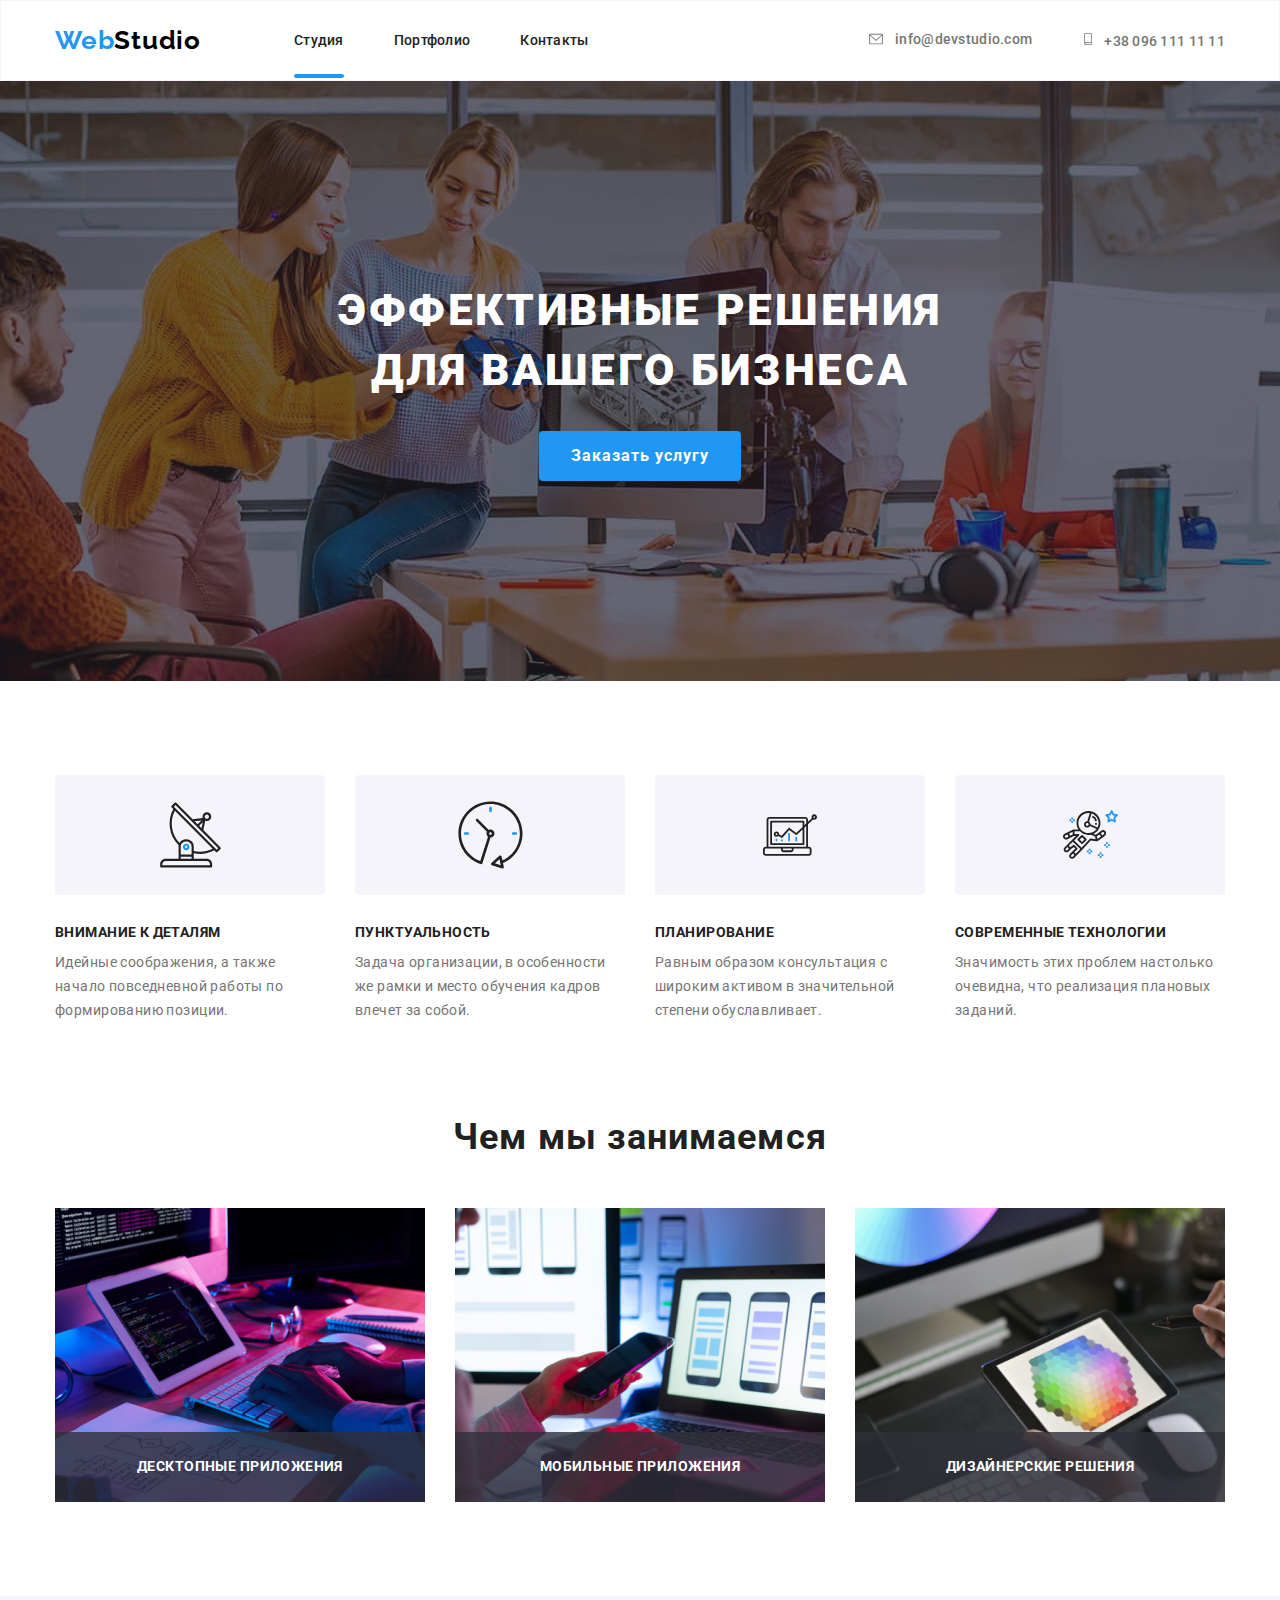
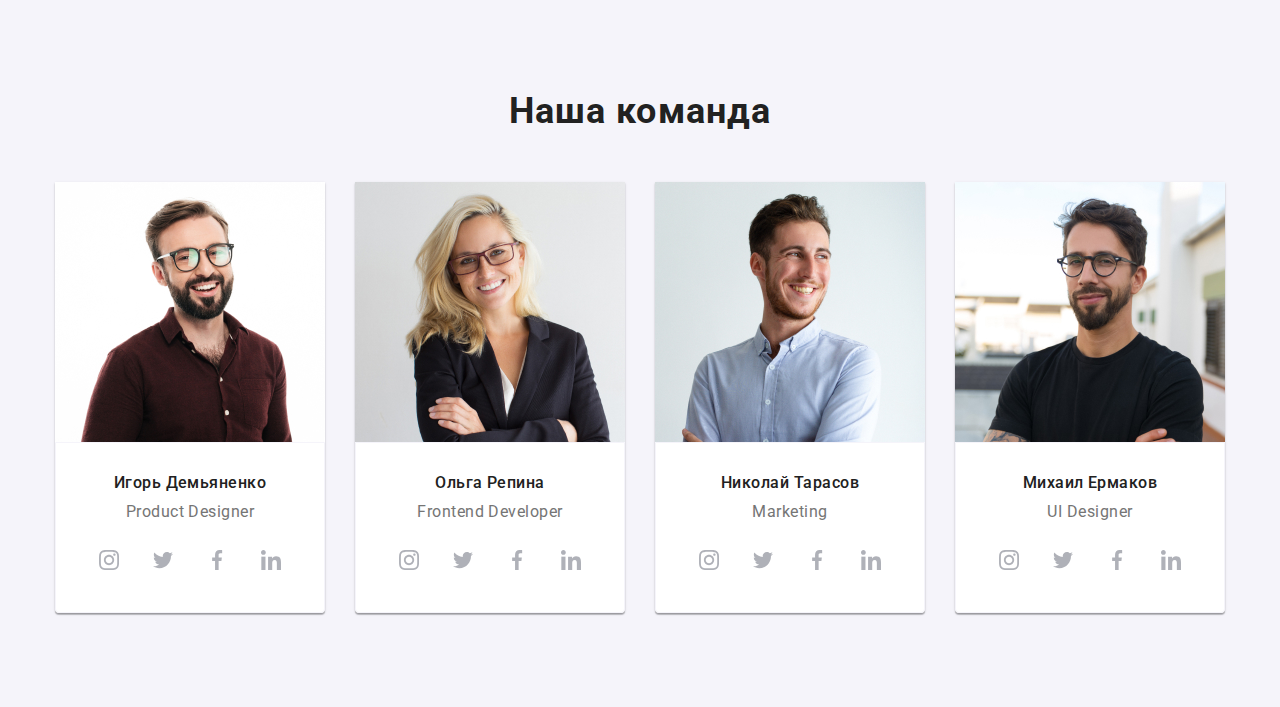
<file: index.html>
<!DOCTYPE html>
<html lang="ru">
<head>
    <meta charset="UTF-8">
    <meta http-equiv="X-UA-Compatible" content="IE=edge">
    <meta name="viewport" content="width=device-width, initial-scale=1.0">
    <title>studio</title>
    <link rel="preconnect" href="https://fonts.googleapis.com"/>
    <link rel="preconnect" href="https://fonts.gstatic.com" crossorigin/>
    <link href="https://fonts.googleapis.com/css2?family=Raleway:wght@700&family=Roboto:wght@400;500;700;900&display=swap" rel="stylesheet"/>
    <link rel="stylesheet" href="https://cdn.jsdelivr.net/npm/modern-normalize@1.1.0/modern-normalize.min.css"/>
    <link rel="stylesheet" href="./css/main.min.css"/>

</head>
<body>
<header class="page-headr">  
    <div class="container page-headr-container">
    <nav class="page-nav">
      
       <a class=" logotype link" href="">Web<span class="black">Studio</span></a>

     <ul class="list menu ">
      <li class="menu__item"><a class="menu__link link menu__link:hover current" href="">Студия</a></li>
      <li class="menu__item"><a class="menu__link menu-link:hover menu__link:focus  link" href="./portfolio.html">Портфолио</a></li>
      <li class="menu__item"><a class="menu__link menu-link:hover menu__link:focus  link" href="">Контакты</a></li>   
     </ul>
    </nav>
    <button class="mobile-menu-open" data-menu-open>
        <svg class="mobile-menu-open__icon" width="40" height="40">
            <use href="./img.jpg/sprite.svg#icon-menu_40px"></use>
        </svg>
    </button>
 
     <ul class="list contact-menu contact-menu--start">   
        <li><a class="link contact-menu__link contact-menu--start contact-menu--right" href="mailto:info@devstudio.com"><svg class="contact-menu__envelope" width="18" height="14"><use href="./img.jpg/sprite.svg#icon-envelope-1"></use></svg>info@devstudio.com</a>
            
        </li>
        <li><a class="link contact-menu__link"  href="tel:+38 096 111 11 11"><svg class="contact-menu__smart" width="10" height="16"><use href="img.jpg/sprite.svg#icon-smartphone"></use></svg>+38 096 111 11 11</a></li>
      </ul>
    <div class="mobile-menu" data-menu> 
        <div class="mobile-menu__container">
            <div class="container page-headr-container">
        <button class="mobile-menu__close-btn" data-menu-close>
            <svg class="mobile-menu__close-icon" width="40" height="40">
                <use href="./img.jpg/sprite.svg#icon-close-black-18dp-2-1"></use>
            </svg>
        </button>
        </div>
        <nav class="mobile-menu__nav">
            <ul class="mobile-menu__list list">
                <li class="mobile-menu__item"><a class="mobile-menu__link link" href="./index.html">Студия</a></li>
                <li class="mobile-menu__item"><a class="mobile-menu__link link" href="./portfolio.html">Портфолио</a></li>
                <li class="mobile-menu__item"><a class="mobile-menu__link link" href="">Контакты</li>
            </ul>
        </nav>
        <ul class="mobile-menu__contacts list">
            <li class="contacts__item"><a href="tel:+380961111111" class="contacts__link link">
                +38 096 111 11 11
            </a></li>
            <li class="contacts__item"><a href="mailto:info@devstudio.com" class="contacts__link-m link">
                info@devstudio.com
            </a></li>
        </ul>
            <ul class="mobile-menu__list-social list">
                <li class="mobile-socail__item">
                    <a href="#" class="mobile-socail__link link">
                        Instagram
                    </a>
                </li>
                <li class="mobile-socail__item">
                    <a href="#" class="mobile-socail__link link">
                        Twitter
                    </a>
                </li>
                <li class="mobile-socail__item">
                    <a href="#" class="mobile-socail__link link">
                        Facebook
                    </a>
                </li>
                <li class="mobile-socail__item">
                    <a href="#" class="mobile-socail__link link">
                        LinkedIn
                    </a>
                </li>
            </ul>
            </div>
    </div>
    </div>
        </header>
    
     <main>
        <section class="hero">
            <div class="container">
            <h1 class="hero__titel">Эффективные решения <br> для вашего бизнеса</h1>
            <button class="hero__btn" type="button" data-modal-open>Заказать услугу</button>
            </div>
        </section>
       
    <section class="section-priority">
        <div class="container">
        <h2 hidden>Приоритет</h2>
        <ul class="list section-priority__precedeny">
            <li class="section-priority__menu">
                <div class="antenna">
                    <svg width="65" ; height="70">
                        <use href="./img.jpg/sprite.svg#icon-antenna-1"></use>
                    </svg>
                </div>
                <h3 class="section-priority__tittle">Внимание к деталям</h3>
                <p class="section-priority__description">Идейные соображения, а также начало повседневной работы по формированию позиции.</p>
            </li>   
            <li class="section-priority__menu">
                <div class="antenna">
                    <svg width="67" height="70">
                        <use href="./img.jpg/sprite.svg#icon-clock-1"></use>
                    </svg>
                </div>
                <h3 class="section-priority__tittle">Пунктуальность</h3>
                <p class="section-priority__description">Задача организации, в особенности же рамки и место обучения кадров влечет за собой.</p>
            </li>
            <li class="section-priority__menu">
                <div class="antenna">
                    <svg width="70" height="54">
                        <use href="./img.jpg/sprite.svg#icon-diagram-1"></use>
                    </svg>
                </div>
                <h3 class="section-priority__tittle">Планирование</h3>
                <p class="section-priority__description">Равным образом консультация с широким активом в значительной степени обуславливает.</p>
            </li>
            <li class="section-priority__menu">
                <div class="antenna">
                    <svg width="55" height="61">
                        <use href="./img.jpg/sprite.svg#icon-astronaut-1"></use>
                    </svg>
                </div>
                <h3 class="section-priority__tittle">Современные технологии</h3>
                <p class="section-priority__description">Значимость этих проблем настолько очевидна, что реализация плановых заданий.</p>
            </li>
        </ul>
        </div>
        </section>
        <section class="section-img">
       <div class="container">
        <h2 class="section-img__tittle">Чем мы занимаемся</h2>
            <ul class="list section-img__menu">
                <li class="section-img__img"><div class="section-img__name"><img src="./img.jpg/img.jpg" alt="сайты с нуля" width="370"/><p class="section-img__app">Десктопные приложения</p></div></li>
                <li class="section-img__img"><div class="section-img__name"><img src="./img.jpg/img1.jpg" alt="мобильные приложения" width="370"/><p class="section-img__app">Мобильные приложения</p></div></li>
                <li class="section-img__img"><div class="section-img__name"><img src="./img.jpg/img2.png" alt="дизайн" width="370"/><p class="section-img__app">Дизайнерские решения</p></div></li>
            </ul>
        </div>
        </section>
        <section class="team-fond">
            <div class="container">
         <h2 class="team-tittle">Наша команда</h2>
         <ul class="list name-team">
            <li class="iteam-bg">
                <picture class="list-our-team__img">
                    <source media="(max-width: 767px)" srcset="./img.jpg/mobile/team1.webp 1x, ./img.jpg/mobile/team1@2x.webp 2x"
                        type="img.jpg/webp">
                    <source media="(max-width: 767px)" srcset="./img.jpg/mobile/team1@2x.jpg 1x, ./img.jpg/mobile/team1@2x.jpg 2x">
                    
                    <source media="(max-width: 1199px)" srcset="./img.jpg/tablet/team1.webp 1x, ./img.jpg/tablet/team1@2x.webp 2x"
                        type="img.jpg/webp">
                    <source media="(max-width: 1199px)" srcset="./img.jpg/tablet/team1.jpg 1x, ./img.jpg/tablet/team1@2x.jpg 2x">
                    
                    <source media="(min-width: 1200px)" srcset="./img.jpg/desktop/team1.webp 1x, ./img.jpg/desktop/team1@2x.webp 2x"
                        type="img.jpg/webp">
                    <source media="(min-width: 1200px)" srcset="./img.jpg/desktop/team1.jpg 1x, ./img.jpg/desktop/team1@2x.jpg 2x">
                    
                    <img src="#" alt="Игорь Демьяненко Product Designer" />
                    </picture>
                <div class="border-team"><h3 class="name">Игорь Демьяненко</h3><p class='post' lang="en">Product Designer</p>   
            <ul class="social-list list">
              <li class="social-list-item">
                <a href="" class="social-list-link">
                    <svg class="social-list-icon" width="20"; height="20" >
                        <use href="./img.jpg/sprite.svg#icon-instagram-2"></use>
                    </svg>
                </a>
              </li>
            <li class="social-list-item">
                <a href="" class="social-list-link">
                    <svg class="social-list-icon" width="20px"; height="20px";>
                        <use href="./img.jpg/sprite.svg#icon-twitter-1"></use>
                    </svg>
                </a>
              </li>
              <li class="social-list-item">
                <a href="" class="social-list-link">
                    <svg class="social-list-icon" width="20px"; height="20px";>
                        <use href="./img.jpg/sprite.svg#icon-facebook-1"></use>
                    </svg>
                </a>
              </li>
              <li class="social-list-item">
                <a href="" class="social-list-link">
                    <svg class="social-list-icon" width="20px"; height="20px";>
                        <use href="./img.jpg/sprite.svg#icon-linkedin-1"></use>
                    </svg>
                </a>
              </li>
            </ul>
          </div></li>
         <li class="iteam-bg">
            <picture class="list-our-team__img">
            
                <source media="(max-width: 767px)" srcset="./img.jpg/mobile/team2.webp 1x, ./img.jpg/mobile/team2@2x.webp 2x"
                    type="img.jpg/webp">
                <source media="(max-width: 767px)" srcset="./img.jpg/mobile/team2.jpg 1x, ./img.jpg/mobile/team2@2x.jpg 2x">
            
                <source media="(max-width: 1199px)" srcset="./img.jpg/tablet/team2.webp 1x, ./img.jpg/tablet/team2@2x.webp 2x"
                    type="img.jpg/webp">
                <source media="(max-width: 1199px)" srcset="./img.jpg/tablet/team2.jpg 1x, ./img.jpg/tablet/team2@2x.jpg 2x">
            
                <source media="(min-width: 1200px)" srcset="./img.jpg/desktop/team2.webp 1x, ./img.jpg/desktop/team2@2x.webp 2x"
                    type="img/webp">
                <source media="(min-width: 1200px)" srcset="./img.jpg/desktop/team2.jpg 1x, ./img.jpg/desktop/team2@2x.jpg 2x">
            
                <img src="#" alt="Ольга Репина Frontend Developer" />
            </picture>
            <div class="border-team"><h3 class="name">Ольга Репина</h3><p class='post' lang="en">Frontend Developer</p>
                <ul class="social-list list">
                    <li class="social-list-item">
                      <a href="" class="social-list-link">
                          <svg class="social-list-icon" width="20px"; height="20px" >
                              <use href="./img.jpg/sprite.svg#icon-instagram-2"></use>
                          </svg>
                      </a>
                    </li>
                    <li class="social-list-item">
                        <a href="" class="social-list-link">
                            <svg class="social-list-icon" width="20px"; height="20px";>
                                <use href="./img.jpg/sprite.svg#icon-twitter-1"></use>
                            </svg>
                        </a>
                      </li>
                      <li class="social-list-item">
                        <a href="" class="social-list-link">
                            <svg class="social-list-icon" width="20px"; height="20px";>
                                <use href="./img.jpg/sprite.svg#icon-facebook-1"></use>
                            </svg>
                        </a>
                      </li>
                      <li class="social-list-item">
                        <a href="" class="social-list-link">
                            <svg class="social-list-icon" width="20px"; height="20px";>
                                <use href="./img.jpg/sprite.svg#icon-linkedin-1"></use>
                            </svg>
                        </a>
                      </li>
                      </ul>
            </div>
           </li>
         <li class="iteam-bg">
            <picture class="list-our-team__img">
            
                <source media="(max-width: 767px)" srcset="./img.jpg/mobile/team3.webp 1x, ./img.jpg/mobile/team3@2x.webp 2x"
                    type="img.jpg/webp">
                <source media="(max-width: 767px)" srcset="./img.jpg/mobile/team3.jpg 1x, ./img.jpg/mobile/team3@2x.jpg 2x">
            
                <source media="(max-width: 1199px)" srcset="./img.jpg/tablet/team3.webp 1x, ./img.jpg/tablet/team3@2x.webp 2x"
                    type="img.jpg/webp">
                <source media="(max-width: 1199px)" srcset="./img.jpg/tablet/team3.jpg 1x, ./img.jpg/tablet/team3@2x.jpg 2x">
            
                <source media="(min-width: 1200px)" srcset="./img.jpg/desktop/team3.webp 1x, ./img.jpg/desktop/team3@2x.webp 2x"
                    type="img.jpg/webp">
                <source media="(min-width: 1200px)" srcset="./img.jpg/desktop/team3.jpg 1x, ./img.jpg/desktop/team3@2x.jpg 2x">
            
                <img src="#" alt="Николай Тарасов Marketing" />
            </picture>
            <div class="border-team"><h3 class="name">Николай Тарасов</h3><p class='post' lang="en">Marketing</p>
                <ul class="social-list list">
                    <li class="social-list-item">
                      <a href="" class="social-list-link">
                          <svg class="social-list-icon" width="20px"; height="20px" >
                              <use href="./img.jpg/sprite.svg#icon-instagram-2"></use>
                          </svg>
                      </a>
                    </li>
                    <li class="social-list-item">
                        <a href="" class="social-list-link">
                            <svg class="social-list-icon" width="20px"; height="20px";>
                                <use href="./img.jpg/sprite.svg#icon-twitter-1"></use>
                            </svg>
                        </a>
                      </li>
                      <li class="social-list-item">
                        <a href="" class="social-list-link">
                            <svg class="social-list-icon" width="20px"; height="20px";>
                                <use href="./img.jpg/sprite.svg#icon-facebook-1"></use>
                            </svg>
                        </a>
                      </li>
                      <li class="social-list-item">
                        <a href="" class="social-list-link">
                            <svg class="social-list-icon" width="20px"; height="20px";>
                                <use href="./img.jpg/sprite.svg#icon-linkedin-1"></use>
                            </svg>
                        </a>
                      </li>
                      </ul>
            </div>
        </li>
        <li class="iteam-bg">
            <picture class="list-our-team__img">
            
                <source media="(max-width: 767px)" srcset="./img.jpg/mobile/team4.webp 1x, ./img.jpg/mobile/team4@2x.webp 2x"
                    type="img.jpg/webp">
                <source media="(max-width: 767px)" srcset="./img.jpg/mobile/team4.jpg 1x, ./img.jpg/mobile/team4@2x.jpg 2x">
            
                <source media="(max-width: 1199px)" srcset="./img.jpg/tablet/team4.webp 1x, ./img.jpg/tablet/team4@2x.webp 2x"
                    type="img.jpg/webp">
                <source media="(max-width: 1199px)" srcset="./img.jpg/tablet/team4.jpg 1x, ./img.jpg/tablet/team4@2x.jpg 2x">
            
                <source media="(min-width: 1200px)" srcset="./img.jpg/desktop/team4.webp 1x, ./img.jpg/desktop/team4@2x.webp 2x"
                    type="img.jpg/webp">
                <source media="(min-width: 1200px)" srcset="./img.jpg/desktop/team4.jpg 1x, ./img.jpg/desktop/team4@2x.jpg 2x">
            
                <img src="#" alt="Михаил Ермаков UI Designer" />
            </picture>
            <div class="border-team"><h3 class="name">Михаил Ермаков</h3><p class='post' lang="en">UI Designer</p>
                <ul class="social-list list">
                    <li class="social-list-item">
                      <a href="" class="social-list-link">
                          <svg class="social-list-icon" width="20px"; height="20px" >
                              <use href="./img.jpg/sprite.svg#icon-instagram-2"></use>
                          </svg>
                      </a>
                    </li>
                    <li class="social-list-item">
                        <a href="" class="social-list-link">
                            <svg class="social-list-icon" width="20px"; height="20px";>
                                <use href="./img.jpg/sprite.svg#icon-twitter-1"></use>
                            </svg>
                        </a>
                      </li>
                      <li class="social-list-item">
                        <a href="" class="social-list-link">
                            <svg class="social-list-icon" width="20px"; height="20px";>
                                <use href="./img.jpg/sprite.svg#icon-facebook-1"></use>
                            </svg>
                        </a>
                      </li>
                      <li class="social-list-item">
                        <a href="" class="social-list-link">
                            <svg class="social-list-icon" width="20px"; height="20px";>
                                <use href="./img.jpg/sprite.svg#icon-linkedin-1"></use>
                            </svg>
                        </a>
                      </li>
                      </ul>
            </div>
        </li>
         </ul>
        </div>
        </section>
        <!--<section class="clients">
         <div class="">
            <h2 class="titel-clients">Постоянные клиенты</h2>
            <ul class="list-clients list">
                <li class="item-clients"><a href="" class="link-clients">
                    <svg class="brand-link" width="106" height="60">
                        <use href="./img.jpg/sprite.svg#icon-group">
                        </use>
                    </svg>
                </a> </li>
                <li class="item-clients"><a href="" class="link-clients">
                    <svg class="brand-link" width="" height="">
                        <use href="./img.jpg/sprite.svg#icon-Logo">
                        </use>
                    </svg>
                </a> </li>
                <li class="item-clients"><a href="" class="link-clients">
                    <svg class="brand-link" width="106" height="60">
                        <use href="./img.jpg/sprite.svg#icon-group-1">
                        </use>
                    </svg>
                </a> </li>
                <li class="item-clients"><a href="" class="link-clients">
                    <svg class="brand-link" width="" height="">
                        <use href="./img.jpg/sprite.svg#icon-group-2">
                        </use>
                    </svg>
                </a> </li>
                <li class="item-clients"><a href="" class="link-clients">
                    <svg class="brand-link" width="106" height="60">
                        <use href="./img.jpg/sprite.svg#icon-group-3">
                        </use>
                    </svg>
                </a> </li>
                <li class="item-clients"><a href="" class="link-clients">
                    <svg class="brand-link" width="" height="">
                        <use href="./img.jpg/sprite.svg#icon-Object">
                        </use>
                    </svg>
                </a> </li>
            </ul>
         </div>
        </section>
    </main>-->
    <!--<footer class="footer-fonts">
        <div class="container">
            <ul class="list-footer list">
                <li class="colum-footer">
        <a class="  link logotype-footer" href="">Web<span class="whity">Studio</span></a> 
            <address>
               <ul class="list-address list">
                <li class="footer-contact footer-contact:hover footer-contact:focus indent">г. Киев, пр-т Леси Украинки, 26</li>
                <li class="indent"> <a class="footer-mail link footer-mail:hover footer-mail:focus" href="mailto:info@example.com">info@example.com</a></li>
                <li class="indent"><a class="footer-mail link footer-mail:hover footer-mail:focus" href="+38 099 111 11 11">+38 099 111 11 11</a></li>
               </ul>
            </address>
        </li>
        <li class="colum-footer">
            <h3 class="titel-social-footer">Присоединяйтесь</h3>
            <ul class="list-social-footer list">
                <li class="item-social-footer">
                    <a href="" class="link-social-footer">
                        <svg class="icon-link-footer" width="20" height="20">
                            <use href="./img.jpg/sprite.svg#icon-instagram-2"></use>
                        </svg>
                    </a>
                </li>
                <li class="item-social-footer">
                    <a href="" class="link-social-footer">
                        <svg class="icon-link-footer" width="20" height="20">
                            <use href="./img.jpg/sprite.svg#icon-twitter-1"></use>
                        </svg>
                    </a>
                </li>
                <li class="item-social-footer">
                    <a href="" class="link-social-footer">
                        <svg class="icon-link-footer" width="20" height="20">
                            <use href="./img.jpg/sprite.svg#icon-facebook-1"></use>
                        </svg>
                    </a>
                </li>
                <li class="item-social-footer">
                    <a href="" class="link-social-footer">
                        <svg class="icon-link-footer" width="20" height="20">
                            <use href="./img.jpg/sprite.svg#icon-linkedin-1"></use>
                        </svg>
                    </a>
                </li>
            </ul>  
    </li>
    
    <li class="colum-footer">
        
    <form class="mailing-form">
        <h3 class="titel-social-footer">Подпишитесь на рассылку</h3>
    <ul class="list-form-footer list">
        <li class="item-form-footer"><input
        type="email"
        name="user_email"
        class="mailing-form-input"
        placeholder="E-mail"
        required
        />
    </li>
    <li class="item-form-footer">
          <button type="submit" class="mailing-form-submit">Подписаться
            <svg class="mailing-form-submit-icon" width="24" height="24">
                <use href="./img.jpg/sprite.svg#icon-icon-send"></use>
            </svg>
          </button>
        </li> 
        </ul> 
    </form>
    </li>
</ul>
        </div>
    </footer>-->
    <div class="backdrop is-hidden" data-modal>
        <div class="modal">
            <button type="button" class="modal-close-btn" data-modal-close>
                <svg class="modal-close-btn-icon" width="18" height="18">
                    <use href="./img.jpg/sprite.svg#icon-close-black-18dp-2-1"></use>
                </svg>
            </button>
            <p class="information">Оставьте свои данные, мы вам перезвоним</p>
            <form class="modal-form">
                <label class="modal-form-field">
                    <span class="modal-form-input-desc">Имя</span>
                    <span class="modal-form-input-wrapper">
                    <input
                    type="text"
                    name="user_name"
                    class="modal-form-input"
                    required
                    pattern="[a-zA-Zа-яА-Я]+"
                    minlength="2"
                    />
                    <svg class="modal-for-input-icon" width="18" height="18">
                        <use href="./img.jpg/sprite.svg#icon-person-black-18dp-1"></use>
                    </svg>
                </span>
                </label>
                <label class="modal-form-field">
                    <span class="modal-form-input-desc">Телефон</span>
                    <span class="modal-form-input-wrapper">
                    <input
                    type="tel"
                    name="user_phone"
                    class="modal-form-input"
                    required
                    pattern="[0-9]{3}-[0-9]{3}-[0-9]{2}-[0-9]{2}"
                    title="xxx-xxx-xx-xx"
                    />
                    <svg class="modal-for-input-icon" width="18" height="18">
                        <use href="./img.jpg/sprite.svg#icon-phone-black-18dp-1"></use>
                    </svg>
                </span>
                </label>
                <label class="modal-form-field">
                    <span class="modal-form-input-desc">Почта</span>
                    <span class="modal-form-input-wrapper">
                    <input
                    type="email"
                    name="user_email"
                    class="modal-form-input"
                    required
                    />
                    <svg class="modal-for-input-icon" width="18" height="18">
                        <use href="./img.jpg/sprite.svg#icon-email-black-18dp-1"></use>
                    </svg>
                </span>
                </label >
                <label class="modal-form-field">
                    <span class=modal-form-input-desc>Комментарий</span>
                    <textarea name="user_message" class="modal-form-massage" placeholder="Введите текст"></textarea>
                </label>
                    <input 
                    id="user-policy"
                    type="checkbox" 
                    name="user_policy" 
                    class="modal-form-check visually-hidden"/>
                    <label for="user-policy" class="modal-form-check-desc">
                    Соглашаюсь с рассылкой и принимаю&nbsp;<a href=""class="link-check">Условия договора</a>
                </label>
                <button type="submit" class="modal-form-submit">Отправить</button>

            </form>
        </div> 
    </div>
    <script src="./js/mobile-menu.js"></script>
    <script src="./js/modal.js"></script>
</body>
</html>
</file>
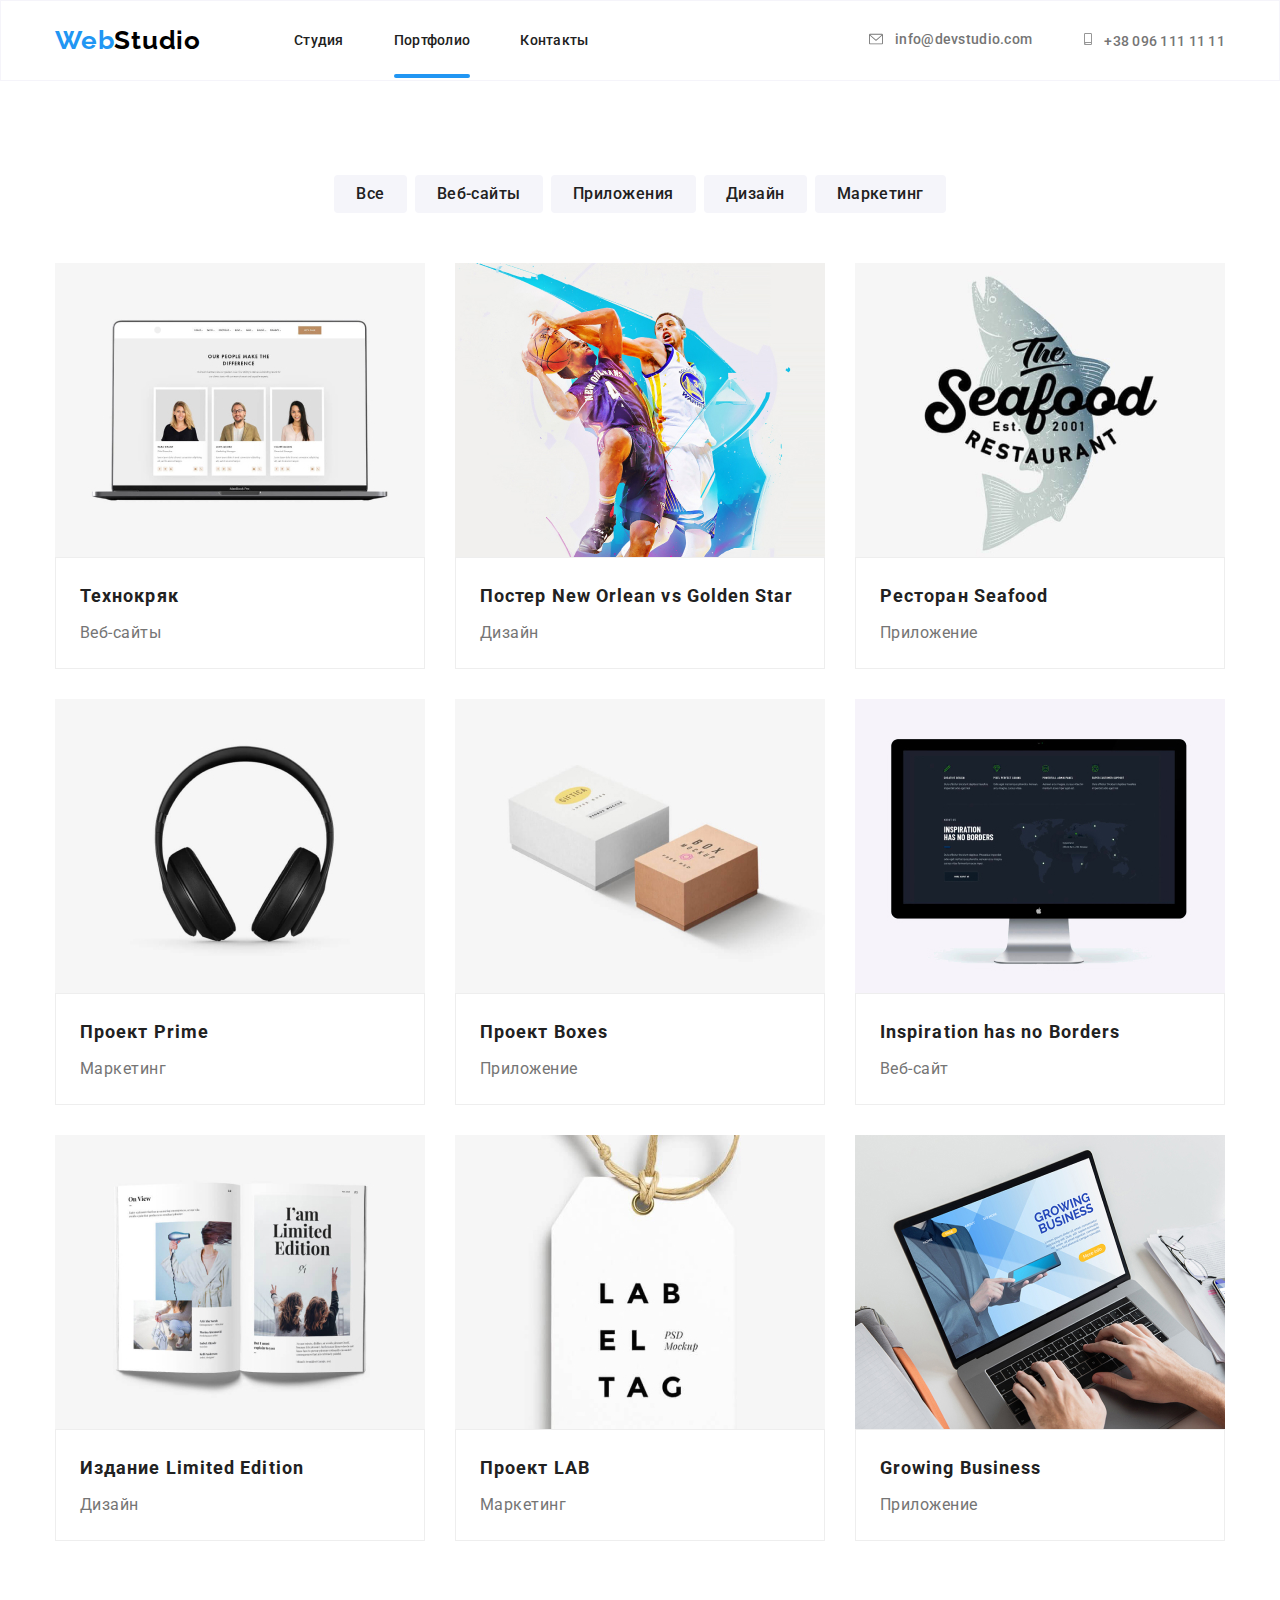
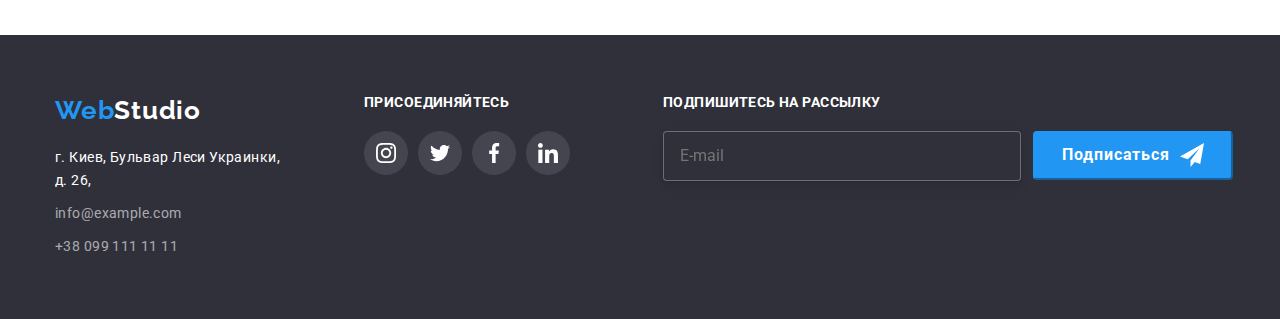
<file: portfolio.html>
<!DOCTYPE html>
<html lang="ru">
<head>
    <meta charset="UTF-8">
    <meta http-equiv="X-UA-Compatible" content="IE=edge">
    <meta name="viewport" content="width=device-width, initial-scale=1.0">
    <title>portfolio</title>
    <link rel="preconnect" href="https://fonts.googleapis.com"/>
    <link rel="preconnect" href="https://fonts.googleapis.com"/>
    <link href="https://fonts.googleapis.com/css2?family=Raleway:wght@700&family=Roboto:wght@400;500;700;900&display=swap" rel="stylesheet"/>
    <link rel="stylesheet" href="https://cdn.jsdelivr.net/npm/modern-normalize@1.1.0/modern-normalize.min.css"/>
    <link rel="stylesheet" href="./css/main.min.css"/>
</head>
<body>
  <header class="page-headr">  
    <div class="container page-headr-container">
      <nav class="page-nav">
        
         <a class=" logotype link" href="">Web<span class="black">Studio</span></a>
  
       <ul class="list menu ">
        <li class="menu__item"><a class="menu__link link menu__link:hover" href="./index.html">Студия</a></li>
        <li class="menu__item"><a class="menu__link menu-link:hover menu__link:focus current  link" href="">Портфолио</a></li>
        <li class="menu__item"><a class="menu__link menu-link:hover menu__link:focus  link" href="">Контакты</a></li>   
       </ul>
      </nav>
       <ul class="list contact-menu contact-menu--start">
          <li><a class="link contact-menu__link contact-menu--start contact-menu--right" href="mailto:info@devstudio.com"><svg class="contact-menu__envelope" widht="18px" height="14px"><use href="./img.jpg/sprite.svg#icon-envelope-1"></use></svg>info@devstudio.com</a>
              
          </li>
          <li><a class="link contact-menu__link"  href="tel:+38 096 111 11 11"><svg class="contact-menu__smart" widht="10" height="16"><use href="img.jpg/sprite.svg#icon-smartphone"></use></svg>+38 096 111 11 11</a></li>
        </ul>
      </div>
     </header>    
     <main > 
      <section class="fond-portfolio">
        <div class="container">
       <ul class="list knob-display">
        <li class="knob-menu"><button class="knob knob:hover knob:focus" type="button">Все</button></li>
        <li class="knob-menu"><button class="knob knob:hover knob:focus" type="button">Веб-сайты</button></li>
        <li class="knob-menu"><button class="knob knob:hover knob:focus" type="button">Приложения</button>  </li>
        <li class="knob-menu"><button class="knob knob:hover knob:focus" type="button">Дизайн</button>  </li>
        <li class="knob-menu"><button class="knob knob:hover knob:focus" type="button">Маркетинг</button>  </li>
        </ul>
        </div>
        <div class="container">
        <ul class="list img-display">
          <li class="beam"><a href="" class="team-list-link-wrapper link"><div class="team-list-img-wrapper"><img class="img-column" src="./img.jpg/Технокряк.jpg" alt="Технокряк"/>
            <p class="overlay">Ресурс предлагает комплексные предложения с разным уровнем функционала и сервисов. Все это позволит посетителю получить исчерпывающие сведения о компании или частном лице.</p></div>
            <div class="border-img"><h2 class="project">Технокряк</h2><p class="kind">Веб-сайты</p></div></a></li>
          <li class="beam"><a href="" class="team-list-link-wrapper link"><div class="team-list-img-wrapper"><img class="img-column" src="./img.jpg/golden start.jpg" alt="Golden Start"/>
            <p class="overlay">Ресурс предлагает комплексные предложения с разным уровнем функционала и сервисов. Все это позволит посетителю получить исчерпывающие сведения о компании или частном лице.</p></div>
            <div class="border-img"><h2 class="project" lang="en,ru">Постер New Orlean vs Golden Star</h2><p class="kind">Дизайн</p></div></a></li>
          <li class="beam"><a href="" class="team-list-link-wrapper link"><div class="team-list-img-wrapper"><img class="img-column" src="./img.jpg/ресторан.jpg" alt="ресторан"/>
        <p class="overlay">Ресурс предлагает комплексные предложения с разным уровнем функционала и сервисов. Все это позволит посетителю получить исчерпывающие сведения о компании или частном лице.</p></div><div class="border-img"><h2 class="project" lang="en,ru">Ресторан Seafood</h2><p class="kind">Приложение</p></div></a></li>
          <li class="beam"><a href="" class="team-list-link-wrapper link"><div class="team-list-img-wrapper"><img class="img-column" src="./img.jpg/проект прайм.jpg" alt="проект прайм"/>
        <p class="overlay">Ресурс предлагает комплексные предложения с разным уровнем функционала и сервисов. Все это позволит посетителю получить исчерпывающие сведения о компании или частном лице.</p></div><div class="border-img"><h2 class="project" lang="en,ru">Проект Prime</h2><p class="kind">Маркетинг</p></div></a></li>
          <li class="beam"><a href="" class="team-list-link-wrapper link"><div class="team-list-img-wrapper"><img class="img-column" src="./img.jpg/проект бокс.jpg" alt="проект бокс"/>
        <p class="overlay">Ресурс предлагает комплексные предложения с разным уровнем функционала и сервисов. Все это позволит посетителю получить исчерпывающие сведения о компании или частном лице.</p></div><div class="border-img"><h2 class="project" lang="en,ru">Проект Boxes</h2><p class="kind">Приложение</p></div></a></li>
          <li class="beam"><a href="" class="team-list-link-wrapper link"><div class="team-list-img-wrapper"><img class="img-column" src="./img.jpg/проект бройдес.jpg" alt="проект бройдес"/>
        <p class="overlay">Ресурс предлагает комплексные предложения с разным уровнем функционала и сервисов. Все это позволит посетителю получить исчерпывающие сведения о компании или частном лице.</p></div><div class="border-img"><h2 class="project" lang="en">Inspiration has no Borders</h2><p class="kind">Веб-сайт</p></div></a></li>
          <li class="beam"><a href="" class="team-list-link-wrapper link"><div class="team-list-img-wrapper"><img class="img-column" src="./img.jpg/издание.jpg" alt="издание"/>
        <p class="overlay">Ресурс предлагает комплексные предложения с разным уровнем функционала и сервисов. Все это позволит посетителю получить исчерпывающие сведения о компании или частном лице.</p></div><div class="border-img"><h2 class="project" lang="en,ru">Издание Limited Edition</h2><p class="kind">Дизайн</p></div></a></li>
          <li class="beam"><a href="" class="team-list-link-wrapper link"><div class="team-list-img-wrapper"><img class="img-column" src="./img.jpg/проект лаб.jpg" alt="проект лаб"/>
        <p class="overlay">Ресурс предлагает комплексные предложения с разным уровнем функционала и сервисов. Все это позволит посетителю получить исчерпывающие сведения о компании или частном лице.</p></div><div class="border-img"><h2 class="project" lang="en,ru">Проект LAB</h2><p class="kind">Маркетинг</p></div></a></li>
          <li class="beam"><a href="" class="team-list-link-wrapper link"><div class="team-list-img-wrapper"><img class="img-column" src="./img.jpg/бизнес.jpg" alt="бизнес"/>
        <p class="overlay">Ресурс предлагает комплексные предложения с разным уровнем функционала и сервисов. Все это позволит посетителю получить исчерпывающие сведения о компании или частном лице.</p></div><div class="border-img"><h2 class="project" lang="en">Growing Business</h2><p class="kind">Приложение</p></div></a></li>
        </ul>
      </div>
      </section>
     </main>
     <footer class="footer-fonts">
      <div class="container">
        <ul class="list-footer list">
            <li class="colum-footer">
    <a class=" logotype link logotype-footer" href="">Web<span class="whity">Studio</span></a> 
        <address>
           <ul class="list-address list">
            <li class="footer-contact footer-contact:hover footer-contact:focus indent"> г. Киев, Бульвар Леси Украинки, д. 26,</li>
            <li class="indent"> <a class="footer-mail link footer-mail:hover footer-mail:focus" href="mailto:info@example.com">info@example.com</a></li>
            <li class="indent"><a class="footer-mail link footer-mail:hover footer-mail:focus" href="+38 099 111 11 11">+38 099 111 11 11</a></li>
           </ul>
        </address>
    </li>
    <li class="colum-footer">
        <h3 class="titel-social-footer">Присоединяйтесь</h3>
        <ul class="list-social-footer list">
            <li class="item-social-footer">
                <a href="" class="link-social-footer">
                    <svg class="icon-link-footer" width="20" height="20">
                        <use href="./img.jpg/sprite.svg#icon-instagram-2"></use>
                    </svg>
                </a>
            </li>
            <li class="item-social-footer">
                <a href="" class="link-social-footer">
                    <svg class="icon-link-footer" width="20" height="20">
                        <use href="./img.jpg/sprite.svg#icon-twitter-1"></use>
                    </svg>
                </a>
            </li>
            <li class="item-social-footer">
                <a href="" class="link-social-footer">
                    <svg class="icon-link-footer" width="20" height="20">
                        <use href="./img.jpg/sprite.svg#icon-facebook-1"></use>
                    </svg>
                </a>
            </li>
            <li class="item-social-footer">
                <a href="" class="link-social-footer">
                    <svg class="icon-link-footer" width="20" height="20">
                        <use href="./img.jpg/sprite.svg#icon-linkedin-1"></use>
                    </svg>
                </a>
            </li>
        </ul>  
</li>
<li class="colum-footer">
        
  <form class="mailing-form">
      <h3 class="titel-social-footer">Подпишитесь на рассылку</h3>
  <ul class="list-form-footer list">
      <li class="item-form-footer"><input
      type="email"
      name="user_email"
      class="mailing-form-input"
      placeholder="E-mail"
      required
      />
  </li>
  <li class="item-form-footer">
        <button type="submit" class="mailing-form-submit">Подписаться
          <svg class="mailing-form-submit-icon" width="24" height="24">
              <use href="./img.jpg/sprite.svg#icon-icon-send"></use>
          </svg>
        </button>
      </li> 
      </ul> 
  </form>
  </li>
</ul>
    </div>
  </footer>   
</body>
</html>
</file>
<file: css/main.min.css>
:root{--accent-color:#2196f3;--primary-font:"Roboto",sans-serif;--secondary-font:"Raleway",sans-serif;--primary-text-color:#212121}h1,h2,h3,h4,p{margin-top:0;margin-bottom:0}ul{margin-top:0;margin-bottom:0;padding-left:0}img{display:block}button{cursor:pointer}.list{list-style:none}.link{text-decoration:none}body{font-family:var(--primary-font)}.container{padding:0px 15px;margin:0 auto;width:100%}@media screen and (min-width: 480px){.container{width:480px}}@media screen and (min-width: 768px){.container{width:768px}}@media screen and (min-width: 1200px){.container{width:1200px}}.visually-hidden{position:absolute;width:1px;height:1px;margin:-1px;padding:0;overflow:hidden;border:0;clip:rect(0 0 0 0)}@media screen and (max-width: 767px){.menu{display:none}.contact-menu{display:none}}.page-headr-container{position:relative;display:flex;align-items:center;justify-content:space-between}.page-headr{padding-top:16px;padding-bottom:16px}.mobile-menu-open{background-color:rgba(0,0,0,0);border:none;padding:0;line-height:0}.logotype{font-family:var(--secondary-font);font-style:normal;font-weight:700;font-size:24px;line-height:1.16;letter-spacing:.03em;color:#2196f3;margin-right:93px}.black{color:#000}.mobile-menu__link{font-family:var(--primary-font);font-style:normal;font-weight:500;font-size:40px;line-height:47px;letter-spacing:.02em;color:#212121}.mobile-menu__link:focus{color:var(--accent-color)}@media screen and (min-width: 768px){.mobile-menu-open{display:none}.page-nav{display:flex;align-items:center}.menu{display:flex;align-items:center}.menu__link{font-family:var(--primary-font);font-style:normal;font-weight:500;font-size:14px;line-height:1.14;letter-spacing:.02em;color:var(--primary-text-color);transition:color 250ms bezier(0.4, 0, 0.2, 1)}.menu__link:hover,.menu__link:focus,.menu__link .current{color:var(--accent-color)}.menu__link.current::after{position:absolute;bottom:-16px;display:block;content:"";width:70px;height:4px;border-radius:2px;transition:color 250ms cubic-bezier(0.4, 0, 0.2, 1);background-color:var(--accent-color)}.menu__item:not(:last-child){margin-right:51px}.contact-menu__link{font-style:normal;font-weight:500;font-size:14px;line-height:1.14;letter-spacing:.02em;color:#757575;transition:color 250ms bezier(0.4, 0, 0.2, 1)}.contact-menu__link:hover,.contact-menu__link:focus{color:var(--accent-color)}.contact-menu__link .contact-menu__envelope{display:inline-block;margin-right:10px;background-size:cover;width:18px;height:14px;margin-bottom:-2px}.contact-menu__link .contact-menu__smart{display:inline-block;width:12px;height:18px;margin-right:10px;background-size:cover;margin-bottom:-2px}.contact-menu .current,.contact:hover,.contact:focus{color:var(--accent-color)}}@media screen and (min-width: 1200px){.container{width:1200px;margin-left:auto;margin-right:auto;padding-left:15px;padding-right:15px}.page-headr{padding-top:24px;padding-bottom:24px;border:1px solid #f5f4fa}.page-headr-container{display:flex;align-items:center}.page-nav{display:flex;align-items:center}.logotype{font-family:var(--secondary-font);font-style:normal;font-weight:700;font-size:26px;line-height:1.19;letter-spacing:.03em;color:#2196f3;margin-right:93px}.black{color:#000}.menu{display:flex}.menu__link{font-style:normal;font-weight:500;font-size:14px;line-height:1.14;letter-spacing:.02em;color:var(--primary-text-color);transition:color 250ms bezier(0.4, 0, 0.2, 1)}.menu__link:hover,.menu__link:focus,.menu__link .current{color:var(--accent-color)}.menu__item:not(:last-child){margin-right:50px}.menu__item{position:relative}.menu__link.current::after{position:absolute;bottom:-28px;display:block;content:"";width:100%;height:4px;border-radius:2px;transition:color 250ms cubic-bezier(0.4, 0, 0.2, 1);background-color:var(--accent-color)}.contact-menu{display:flex;transition:color 250ms bezier(0.4, 0, 0.2, 1)}.contact-menu__link{font-style:normal;font-weight:500;font-size:14px;line-height:1.14;letter-spacing:.02em;color:#757575;transition:color 250ms bezier(0.4, 0, 0.2, 1)}.contact-menu__link:hover,.contact-menu__link:focus{color:var(--accent-color)}.contact-menu__envelope{display:inline-block;margin-right:10px;background-size:cover;width:18px;height:14px;fill:currentColor;margin-bottom:-2px}.contact-menu__smart{display:inline-block;width:12px;height:18px;margin-right:10px;background-size:cover;fill:currentColor;margin-bottom:-2px}.contact-menu--start{margin-left:auto}.contact-menu--right{margin-right:50px}.contact-menu .current,.contact:hover,.contact:focus{color:var(--accent-color)}}.hero{max-width:1600px;padding:200px 0px;height:600px;margin-left:auto;margin-right:auto;background-image:linear-gradient(to right, rgba(47, 48, 58, 0.4), rgba(47, 48, 58, 0.4)),url("../img.jpg/hero-1200.jpg");background-repeat:no-repeat;background-size:cover;background-position:center}@media(min-device-pixel-ratio: 2),(-webkit-min-device-pixel-ratio: 2),(min-resolution: 192dpi),(min-resolution: 2dppx){.hero{background-image:linear-gradient(to right, rgba(47, 48, 58, 0.4), rgba(47, 48, 58, 0.4)),url("../img.jpg/hero-1200@2x.jpg")}}@media screen and (max-width: 768px){.hero{background-image:linear-gradient(to right, rgba(47, 48, 58, 0.4), rgba(47, 48, 58, 0.4)),url("../img.jpg/hero-768.jpg");padding:103px 0px;height:100%;max-width:100%}}@media screen and (max-width: 768px)and (min-device-pixel-ratio: 2),screen and (max-width: 768px)and (-webkit-min-device-pixel-ratio: 2),screen and (max-width: 768px)and (min-resolution: 192dpi),screen and (max-width: 768px)and (min-resolution: 2dppx){.hero{background-image:linear-gradient(to right, rgba(47, 48, 58, 0.4), rgba(47, 48, 58, 0.4)),url("../img.jpg/hero-768@2x.jpg")}}@media screen and (max-width: 480px){.hero{background-image:linear-gradient(to right, rgba(47, 48, 58, 0.4), rgba(47, 48, 58, 0.4)),url("../img.jpg/hero-480.jpg");padding:118px 0px;max-height:100%;max-width:100%}}@media screen and (max-width: 480px)and (min-device-pixel-ratio: 2),screen and (max-width: 480px)and (-webkit-min-device-pixel-ratio: 2),screen and (max-width: 480px)and (min-resolution: 192dpi),screen and (max-width: 480px)and (min-resolution: 2dppx){.hero{background-image:linear-gradient(to right, rgba(47, 48, 58, 0.4), rgba(47, 48, 58, 0.4)),url("../img.jpg/hero-480@2x.jpg")}}.hero__titel{color:#fff;font-weight:900;font-size:44px;line-height:1.36;text-align:center;letter-spacing:.06em;text-transform:uppercase;margin-bottom:30px;display:block;text-align:center}@media screen and (max-width: 1199px){.hero__titel{font-size:24px;line-height:1.61}}.hero__btn{color:#fff;background-color:#2196f3;font-family:"Roboto",sans-serif;font-weight:700;font-size:16px;line-height:1.87;align-items:center;text-align:center;letter-spacing:.06em;cursor:pointer;padding:10px 32px;border-radius:4px;border:none;margin:auto;display:block}.section-priority{padding-top:94px;padding-bottom:94px;padding-right:15px;padding-left:15px}@media screen and (max-width: 1199px){.section-priority{padding:60px 15px}}.section-priority__precedeny{display:flex}.section-priority__menu:not(:last-child){margin-right:30px}.section-priority__tittle{font-style:normal;font-weight:700;font-size:14px;line-height:1.14;letter-spacing:.03em;text-transform:uppercase;color:var(--primary-text-color);margin-bottom:10px}.section-priority__description{font-style:normal;font-weight:400;font-size:14px;line-height:1.71;letter-spacing:.03em;color:#757575;width:270px}.antenna{width:270px;height:120px;background:#f5f4fa;display:flex;justify-content:center;align-items:center;margin-bottom:30px;border-radius:4px}@media(max-width: 1199px){.section-priority__precedeny{flex-wrap:wrap;justify-content:center}.section-priority__menu:not(:last-child){margin:0px 30px 30px 0px}.section-priority__menu:nth-child(2n){margin-right:0px}.section-priority__menu:nth-last-child(-n+2){margin-bottom:30px}.section-priority{padding-top:60px;padding-bottom:60px;padding-right:15px;padding-left:15px}.antenna{background:#f5f4fa;justify-content:center;align-items:center;border-radius:4px}}@media(max-width: 767px){.section-priority__precedeny .section-priority__menu{width:450px;margin-right:30px}.section-priority__precedeny .section-priority__menu .section-priority__menu:not(:last-child){margin-bottom:30px}.antenna{width:100%}.section-priority__tittle{width:100%}.section-priority__description{width:100%}.section-priority__tittle{display:flex;justify-content:center}}.section-img__tittle{font-style:normal;font-weight:700;font-size:36px;line-height:1.16;letter-spacing:.03em;color:var(--primary-text-color);margin-bottom:50px;display:flex;justify-content:center}.section-img__menu{display:flex}.section-img__img:not(:last-child){margin-right:30px}.section-img{padding-bottom:94px}.section-img__name{position:relative}.section-img__app{position:absolute;bottom:0;left:0;width:100%;height:70px;font-family:var(--primary-font);font-style:normal;font-weight:700;font-size:14px;line-height:1.14;text-align:center;letter-spacing:.03em;text-transform:uppercase;background:rgba(47,48,58,.8);color:#fff;padding-top:27px}@media(max-width: 1199px){.section-img{display:none}}.team-tittle{font-style:normal;font-weight:700;font-size:36px;line-height:42px;letter-spacing:.03em;color:var(--primary-text-color);display:flex;justify-content:center;margin-bottom:50px}.menu-img-title{position:relative}.app-name{position:absolute;bottom:0;left:0;width:100%;height:70px;font-family:var(--primary-font);font-style:normal;font-weight:700;font-size:14px;line-height:1.14;text-align:center;letter-spacing:.03em;text-transform:uppercase;background:rgba(47,48,58,.8);color:#fff;padding-top:27px}.team-fond{background-color:#f5f4fa;padding-bottom:94px;padding-top:94px}.iteam-bg{width:100%;background-color:#fff;box-shadow:0px 1px 3px rgba(0,0,0,.12),0px 1px 1px rgba(0,0,0,.14),0px 2px 1px rgba(0,0,0,.2);border-radius:0px 0px 4px 4px}.name-team{display:flex}.social-list-link{display:flex;justify-content:center;align-items:center;width:44px;height:44px;border-radius:50%;background-color:#fff;transition:background-color 250ms cubic-bezier(0.4, 0, 0.2, 1),fill 250ms cubic-bezier(0.4, 0, 0.2, 1)}.social-list-link:hover,.social-list-link:focus{background-color:var(--accent-color)}.social-list-icon{fill:#afb1b8;transition:fill 250ms cubic-bezier(0.4, 0, 0.2, 1)}.social-list-link:hover .social-list-icon,.social-list-link:focus .social-list-icon{fill:#fff}.social-list{display:flex;justify-content:center;gap:10px}.name{font-style:normal;font-weight:500;font-size:16px;line-height:1.19;text-align:center;letter-spacing:.03em;color:var(--primary-text-color);margin-bottom:10px}.post{font-style:normal;font-weight:400;font-size:16px;line-height:1.19;text-align:center;letter-spacing:.03em;color:#757575;margin-bottom:16px}.iteam-bg:not(:last-child){margin-right:30px}.border-team{border:1px solid #f5f4fa;border-radius:0px 0px 4px 4px;padding-top:30px;padding-bottom:30px}@media screen and (min-width: 768px)and (max-width: 1199px){.name-team{display:flex;flex-wrap:wrap;margin:-15px}.iteam-bg{width:354px}.iteam-bg:not(:last-child){margin:0px 30px 30px 0px}.item-bg:nth-child(2n){margin-right:0px}.iteam-bg:nth-last-child(-n+2){margin-bottom:0px}.team-fond{padding-top:60px;padding-bottom:60px;padding-right:15px;padding-left:15px}}@media(max-width: 767px){.name-team{flex-wrap:wrap}.iteam-bg:not(:last-child){margin:0px 0px 30px 0px}}@media(max-width: 390px){.iteam-bg:not(:last-child){margin:0px 0px 15px 0px}}.titel-clients{font-style:normal;font-weight:700;font-size:36px;line-height:1.16;text-align:center;letter-spacing:.03em;color:#212121;display:flex;justify-content:center;margin-bottom:50px}.link-clients{display:flex;justify-content:center;align-items:center;width:170px;height:92px;border:1px solid #afb1b8;border-radius:4px}.link-clients:hover,.link-clients:focus{border:1px solid var(--accent-color)}.list-clients{display:flex;justify-content:center;gap:30px;transition:border-color 250ms cubic-bezier(0.4, 0, 0.2, 1),fill 250ms cubic-bezier(0.4, 0, 0.2, 1)}.clients{padding-top:94px;padding-bottom:94px}.brand-link{fill:#afb1b8;transition:fill 250ms cubic-bezier(0.4, 0, 0.2, 1)}.link-clients:hover .brand-link,.link-clients:focus .brand-link{fill:var(--accent-color)}.whity{color:#fff}.footer-fonts{background-color:#2f303a;padding-top:60px;padding-bottom:60px}.footer-contact{font-style:normal;font-weight:400;font-size:14px;line-height:1.71;letter-spacing:.03em;color:#fff;transition:color 250ms cubic-bezier(0.4, 0, 0.2, 1)}.footer-contact:hover,.footer-contact:focus{color:var(--accent-color)}.footer-mail{font-style:normal;font-weight:400;font-size:14px;line-height:1.71;letter-spacing:.03em;color:rgba(255,255,255,.6);transition:color 250ms cubic-bezier(0.4, 0, 0.2, 1)}.footer-mail:hover,.footer-mail:focus{color:var(--accent-color)}.logotype-footer{display:block;margin-bottom:20px;font-family:var(--secondary-font);font-style:normal;font-weight:700;font-size:26px;line-height:1.19;letter-spacing:.03em;color:#2196f3}.indent:not(:last-child){margin-bottom:9px}.link-social-footer{display:flex;justify-content:center;align-items:center;width:44px;height:44px;border-radius:50%;background-color:rgba(255,255,255,.1)}.link-social-footer:hover,.link-social-footer:focus{background-color:var(--accent-color)}.icon-link-footer{fill:#fff}.titel-social-footer{font-style:normal;font-weight:700;font-size:14px;line-height:1.14;letter-spacing:.03em;text-transform:uppercase;color:#fff;margin-bottom:20px}.list-footer{display:flex}.list-social-footer{display:flex;justify-content:center;gap:10px;transition:background-color 250ms cubic-bezier(0.4, 0, 0.2, 1)}.mailing-form-input{width:358px;height:50px;margin-right:12px;background-color:#2f303a;border:1px solid rgba(255,255,255,.3);filter:drop-shadow(0px 4px 4px rgba(0, 0, 0, 0.15));border-radius:4px;padding-right:16px;padding-top:15px;padding-left:16px;padding-bottom:15px}.mailing-form-submit{width:200px;height:49px;font-family:var(--primary-font);font-style:normal;font-weight:700;font-size:16px;line-height:1.87;display:flex;justify-content:center;align-items:center;text-align:center;letter-spacing:.06em;color:#fff;background:#2196f3;border-radius:4px;border-color:#2196f3}.colum-footer:first-child{margin-right:70px}.colum-footer:nth-child(2n){margin-right:93px}.list-form-footer{display:flex}.mailing-form-submit-icon{margin-left:10px}.backdrop{position:fixed;z-index:100;top:0;left:0;width:100%;height:100%;background-color:rgba(0,0,0,.2);transition:opacity 250ms cubic-bezier(0.4, 0, 0.2, 1),visibility 250ms cubic-bezier(0.4, 0, 0.2, 1)}.backdrop.is-hidden{opacity:0;visibility:hidden;pointer-events:none}.modal{position:absolute;top:50%;left:50%;transform:translate(-50%, -50%);width:528px;height:580px;background-color:#fff;padding:40px}.modal-close-btn{position:absolute;top:8px;right:8px;display:flex;justify-content:center;align-items:center;width:30px;height:30px;border-radius:50%;background-color:rgba(0,0,0,0);border:1px solid rgba(0,0,0,.1);padding:0;transition:background-color 250ms cubic-bezier(0.4, 0, 0.2, 1)}.modal-close-btn:hover,.modal-close-btn:focus{border-color:var(--accent-color)}.modal-close-btn-icon{transition:fill 250ms cubic-bezier(0.4, 0, 0.2, 1)}.modal-close-btn:hover .modal-close-btn-icon,.modal-close-btn:focus .modal-close-btn-icon{fill:var(--accent-color)}.modal{position:absolute;left:50%;top:50%;transform:translate(-50%, -50%);width:528px;height:581px;background-color:#fff;padding:40px}@media screen and (max-width: 1199px){.modal{width:450px;height:609px}}@media screen and (max-width: 479px){.modal{width:100%;height:100%}}.modal-form{display:flex;flex-direction:column}.information{font-family:var(--primary-font);font-style:normal;font-weight:700;font-size:20px;line-height:1.15;text-align:center;letter-spacing:.03em;color:var(--primary-text-color);margin-bottom:12px;height:23px}.modal-form-input-desc{display:block;font-family:var(--primary-font);font-style:normal;font-weight:400;font-size:12px;line-height:1.17;color:#757575;margin-bottom:4px}.modal-form-input{width:100%;height:40px;border:1px solid rgba(33,33,33,.2);border-radius:4px;font-family:var(--primary-font);font-style:normal;font-weight:400;font-size:16px;line-height:1.17;color:var(--primary-text-color);padding-left:42px;padding-top:12px;padding-bottom:12px;margin-bottom:10px;transition:border-color 250ms cubic-bezier(0.4, 0, 0.2, 1)}.modal-form-input:focus{outline:none;border-color:var(--accent-color)}.modal-form-massage{width:100%;height:120px;resize:none;padding-left:16px;padding-right:16px;padding-top:12px;padding-bottom:12px;font-family:var(--primary-font);font-style:normal;font-weight:400;font-size:12px;line-height:1.16;letter-spacing:.01em;transition:border-color 250ms cubic-bezier(0.4, 0, 0.2, 1);border:1px solid rgba(33,33,33,.2);border-radius:4px;color:var(--primary-text-color);margin-bottom:25px}.modal-form-massage::placeholder{font-size:12px;color:rgba(117,117,117,.5);text-transform:uppercase}.modal-form-massage:focus{outline:none;border-color:var(--accent-color)}.modal-form-input-wrapper{display:block;position:relative}.modal-for-input-icon{position:absolute;left:15px;top:12px;transition:fill 250ms cubic-bezier(0.4, 0, 0.2, 1)}.modal-form-input:focus+.modal-for-input-icon{fill:var(--accent-color)}.modal-form-check-desc{display:flex;align-items:center;justify-content:center;font-family:var(--primary-font);font-style:normal;font-weight:400;font-size:14px;line-height:24px;color:#757575;margin-bottom:30px}.modal-form-check-desc:before{display:block;width:16px;height:15px;content:"";border:2px solid #212121;cursor:pointer;border-radius:2px;margin-right:7px}.modal-form-check:checked+.modal-form-check-desc::before{background-image:url(../img.jpg/icon\ check.svg);background-position:center;border-color:var(--accent-color)}.modal-form-check:focus+.modal-form-check-desc::before{outline:2px solid var(--accent-color)}.link-check{color:var(--accent-color)}.modal-form-submit{width:200px;align-items:center;justify-content:center;font-family:var(--primary-font);font-style:normal;font-weight:700;font-size:16px;line-height:1.87;border:none;cursor:pointer;display:flex;align-items:center;text-align:center;letter-spacing:.06em;color:#fff;background-color:#2196f3;box-shadow:0px 4px 4px rgba(0,0,0,.15);margin-left:auto;margin-right:auto;padding-top:10px;padding-bottom:10px;padding-right:32px;padding-left:32px;border-radius:4px}.knob{font-family:var(--primary-font);font-style:normal;font-weight:500;font-size:16px;line-height:1.62;border:none;text-align:center;letter-spacing:.03em;color:var(--primary-text-color);background-color:#f5f5fa;padding-top:6px;padding-bottom:6px;padding-left:22px;padding-right:22px;border-radius:4px;transition:background-color 250ms cubic-bezier(0.4, 0, 0.2, 1),color 250ms cubic-bezier(0.4, 0, 0.2, 1)}.knob:hover,.knob:focus{color:#fff;background-color:#2196f3}.knob-menu:not(:last-child){margin-right:8px}.project{font-style:normal;font-weight:700;font-size:18px;line-height:2;letter-spacing:.06em;color:var(--primary-text-color);background-color:#fff;margin-bottom:4px}.kind{font-style:normal;font-weight:400;font-size:16px;line-height:1.87;letter-spacing:.03em;color:#757575;background-color:#fff}.fond-portfolio{padding-top:94px;padding-bottom:94px}.knob-display{display:flex;justify-content:center;margin-bottom:50px}.img-display{display:flex;flex-wrap:wrap;gap:30px}.beam{flex-basis:calc((100% - 60px)/3);transition:box-shadow 250ms cubic-bezier(0.4, 0, 0.2, 1)}.beam:hover,.beam:focus{box-shadow:0px 1px 1px rgba(0,0,0,.12),0px 4px 4px rgba(0,0,0,.06),1px 4px 6px rgba(0,0,0,.16)}.border-img{border:1px solid #eee;padding-left:24px;padding-top:20px;padding-bottom:20px;padding-right:24px}.team-list-link-wrapper{display:block;transition:transform 250ms cubic-bezier(0.4, 0, 0.2, 1)}.team-list-img-wrapper{position:relative;overflow:hidden}.overlay{position:absolute;top:0;left:0;height:100%;width:100%;overflow:auto;transform:translate(0, 100%);transition:transform 250ms cubic-bezier(0.4, 0, 0.2, 1);font-family:var(--primary-font);font-style:normal;font-weight:400;font-size:18px;line-height:1.55;color:#fff;background:rgba(33,150,243,.9);padding-top:63px;padding-left:24px;padding-bottom:63px;padding-right:24px}.team-list-link-wrapper:hover .overlay,.team-list-link-wrapper:focus .overlay{transform:translate(0, 0)}@media screen and (max-width: 767px){.mobile-menu{position:fixed;width:100%;height:100%;max-height:796px;top:0;left:0;z-index:1000;background-color:#fff;opacity:0;visibility:hidden;pointer-events:none;transition:opacity 500ms liner,visibility 500ms linear}.mobile-menu.is-open{opacity:1;visibility:visible;pointer-events:auto}.mobile-menu__container{position:relative;padding-left:40px;padding-top:48px;padding-bottom:48px}.mobile-menu__close-btn{position:absolute;right:0;background-color:rgba(0,0,0,0);border:none;padding:0;line-height:o}.mobile-menu__item{font-family:var(--primary-font);font-style:normal;font-weight:500;font-size:40px;line-height:47px;letter-spacing:.02em;color:#212121}.mobile-menu__item:not(:last-child){margin-bottom:32px}.mobile-menu__nav{margin-bottom:152px}.contacts__link{font-family:var(--primary-font);font-style:normal;font-weight:500;font-size:34px;line-height:40px;letter-spacing:.02em;color:#2196f3}.contacts__item:not(:last-child){margin-bottom:32px}.contacts__link-m{font-family:var(--primary-font);font-style:normal;font-weight:500;font-size:24px;line-height:28px;letter-spacing:.02em;color:#757575}.mobile-menu__contacts{margin-bottom:64px}.mobile-menu__list-social{display:flex;flex-wrap:wrap}}@media screen and (max-width: 767px)and (max-width: 479px){.mobile-menu__list-social{margin:-15px}}@media screen and (max-width: 767px){.mobile-socail__item{margin-right:20px}}@media screen and (max-width: 767px){.mobile-socail__link{font-family:var(--primary-font);font-style:normal;font-weight:500;font-size:18px;line-height:22px;letter-spacing:.02em;color:#2196f3}}@media screen and (max-width: 767px){.mobile-socail__item:not(:last-child)::after{content:"";width:22px;height:0px;border:1px solid rgba(33,33,33,.2);transform:rotate(90deg);margin-left:10px}}@media screen and (max-width: 767px)and (max-width: 479px){.mobile-social__item{flex-basis:calc((100% - 120px)/2);margin:15px}}@media screen and (min-width: 768px){.mobile-menu{display:none}}/*# sourceMappingURL=main.min.css.map */
</file>
